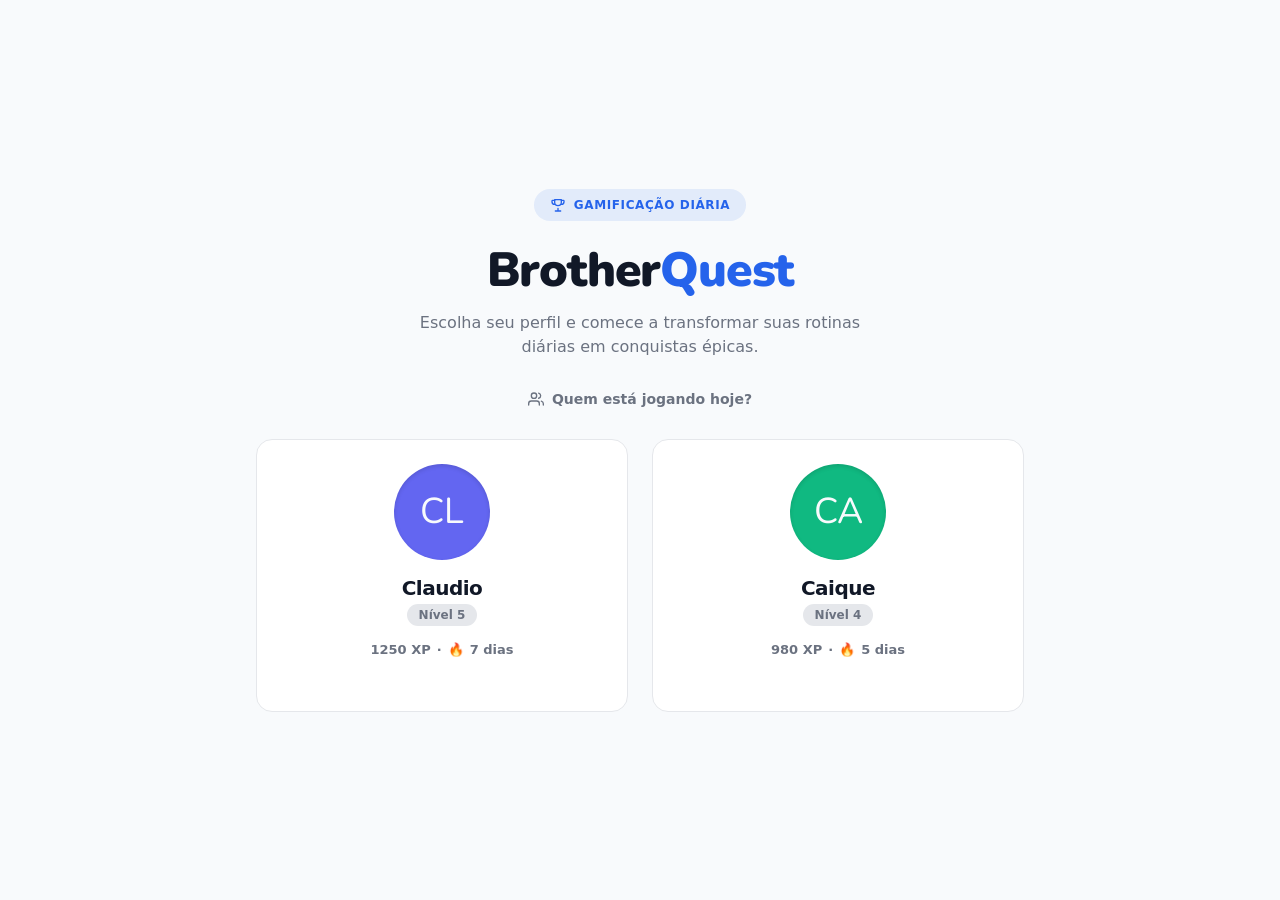
<file: src/index.html>
<!doctype html>
<html lang="pt-BR">
  <head>
    <meta charset="UTF-8" />
    <meta name="viewport" content="width=device-width, initial-scale=1.0" />
    <title>BrotherQuest — Escolher perfil</title>
    <link rel="stylesheet" href="./css/global.css" />
    <link rel="stylesheet" href="./css/components/profile-card.css" />
  </head>
  <body>
    <section class="screen-container flex-center">
      <div class="content-wrapper text-center">
        <div>
          <span class="gamification-tag">
            <svg
              class="icon-blue"
              viewBox="0 0 24 24"
              fill="none"
              stroke="currentColor"
              stroke-width="2"
              stroke-linecap="round"
              stroke-linejoin="round"
            >
              <path d="M8 21h8M12 17v4M7 4h10v4a5 5 0 0 1-10 0V4Z" />
              <path
                d="M17 5h3a1 1 0 0 1 1 1v1a4 4 0 0 1-4 4M7 5H4a1 1 0 0 0-1 1v1a4 4 0 0 0 4 4"
              />
            </svg>
            <span>Gamificação Diária</span>
          </span>

          <h1 class="main-title">
            Brother<span class="text-blue">Quest</span>
          </h1>
          <p class="subtitle">
            Escolha seu perfil e comece a transformar suas rotinas diárias em
            conquistas épicas.
          </p>
        </div>

        <div class="users-indicator">
          <svg
            class="icon-small"
            viewBox="0 0 24 24"
            fill="none"
            stroke="currentColor"
            stroke-width="2"
            stroke-linecap="round"
            stroke-linejoin="round"
          >
            <path d="M17 21v-2a4 4 0 0 0-4-4H5a4 4 0 0 0-4 4v2" />
            <circle cx="9" cy="7" r="4" />
            <path d="M23 21v-2a4 4 0 0 0-3-3.87" />
            <path d="M16 3.13a4 4 0 0 1 0 7.75" />
          </svg>
          <span>Quem está jogando hoje?</span>
        </div>

        <div class="profile-grid" id="profile-grid"></div>
      </div>
    </section>
    <script type="module" src="./js/index.page.js"></script>
  </body>
</html>
</file>
<file: src/css/global.css>
@import url("https://fonts.googleapis.com/css2?family=Nunito:ital,wght@0,200..1000;1,200..1000&display=swap");

/* VARIÁVEIS GLOBAIS */
:root {
  --bg-color: #f8fafc;
  --card-bg: #ffffff;
  --border-color: #e5e7eb;
  --text-main: #111827;
  --text-muted: #6b7280;

  --quest-blue: #2563eb;
  --quest-blue-light: rgba(37, 99, 235, 0.1);

  --color-claudio: #6366f1;
  --color-caique: #10b981;

  --radius: 16px;
  --transition: all 0.2s cubic-bezier(0.4, 0, 0.2, 1);

  --font-display: "Nunito", sans-serif;
}

/* RESET */
* {
  box-sizing: border-box;
  margin: 0;
  padding: 0;
  font-family: ui-sans-serif, system-ui, -apple-system, BlinkMacSystemFont,
    "Segoe UI", Roboto, "Helvetica Neue", Arial, sans-serif;
}

body {
  background-color: var(--bg-color);
  color: var(--text-main);
  min-height: 100vh;
}

/* UTILITÁRIOS */
.hidden {
  display: none !important;
}

.flex-center {
  display: flex;
  align-items: center;
  justify-content: center;
}

.text-center {
  text-align: center;
}

.text-blue {
  font-family: var(--font-display);
  color: var(--quest-blue);
}

.text-white {
  font-family: var(--font-display);
  color: var(--bg-color);
}

/* ESTRUTURA DE TELAS */
.screen-container {
  min-height: 100vh;
  padding: 16px;
}

.content-wrapper {
  width: 100%;
  max-width: 768px;
  display: flex;
  flex-direction: column;
  gap: 32px;
}

/* Tag de destaque superior */
.gamification-tag {
  display: inline-flex;
  align-items: center;
  gap: 8px;
  background-color: var(--quest-blue-light);
  padding: 8px 16px;
  border-radius: 9999px;
  margin-bottom: 16px;
}

.gamification-tag span {
  font-size: 12px;
  font-weight: 800;
  text-transform: uppercase;
  letter-spacing: 0.05em;
  color: var(--quest-blue);
}

.icon-blue {
  width: 16px;
  height: 16px;
  color: var(--quest-blue);
}

.icon-small {
  width: 16px;
  height: 16px;
}

/* Títulos */
.main-title {
  font-family: var(--font-display);
  font-size: 2.5rem;
  font-weight: 900;
  letter-spacing: -0.025em;
  margin-bottom: 8px;
}

@media (min-width: 640px) {
  .main-title {
    font-size: 3rem;
  }
}

.subtitle {
  max-width: 448px;
  margin: 0 auto;
  font-size: 1rem;
  font-weight: 500;
  color: var(--text-muted);
  line-height: 1.5;
}

/* Indicador */
.users-indicator {
  display: flex;
  align-items: center;
  justify-content: center;
  gap: 8px;
  font-size: 14px;
  font-weight: 700;
  color: var(--text-muted);
}
</file>
<file: src/css/components/profile-card.css>
/* COMPONENTE: CARD */
.profile-grid {
  display: grid;
  grid-template-columns: 1fr;
  gap: 24px;
}

@media (min-width: 640px) {
  .profile-grid {
    grid-template-columns: repeat(2, 1fr);
  }
}

.profile-card {
  position: relative;
  display: flex;
  flex-direction: column;
  align-items: center;
  gap: 16px;
  background-color: var(--card-bg);
  border: 1px solid var(--border-color);
  border-radius: var(--radius);
  padding: 24px;
  cursor: pointer;
  width: 100%;
  color: var(--text-main);
  transition: var(--transition);
  outline: none;
}

.profile-card:hover {
  transform: translateY(-4px);
  border-color: var(--quest-blue);
  box-shadow: 0 10px 20px -6px rgba(17, 24, 39, 0.15);
}

.profile-card h3 {
  font-size: 1.25rem;
  font-weight: 700;
  letter-spacing: -0.025em;
}

/* Avatar */
.avatar {
  display: flex;
  width: 96px;
  height: 96px;
  align-items: center;
  justify-content: center;
  border-radius: 50%;
  font-size: 36px;
  box-shadow: inset 0 2px 4px 0 rgba(0, 0, 0, 0.12);
}

.avatar-emoji {
  font-size: 36px;
  line-height: 1;
}

.bg-claudio {
  background-color: var(--color-claudio);
}

.bg-caique {
  background-color: var(--color-caique);
}

/* Badge de nível */
.badge {
  display: inline-block;
  margin-top: 4px;
  background-color: var(--border-color);
  color: var(--text-muted);
  padding: 4px 12px;
  border-radius: 9999px;
  font-size: 12px;
  font-weight: 600;
}

/* Linha de estatísticas (XP / sequência) */
.stat-row {
  display: flex;
  align-items: center;
  justify-content: center;
  gap: 6px;
  font-size: 13px;
  font-weight: 600;
  color: var(--text-muted);
}

.stat-row .flame {
  color: #f59e0b;
}

/* Indicador "Entrar" que aparece no hover */
.hover-indicator {
  display: flex;
  align-items: center;
  gap: 4px;
  font-size: 12px;
  font-weight: 700;
  color: var(--quest-blue);
  opacity: 0;
  transition: opacity 0.2s ease;
}

.profile-card:hover .hover-indicator {
  opacity: 1;
}
</file>
<file: src/css/components/dashboard.css>
/* COMPONENTE: DASHBOARD */

.dashboard-box {
  background-color: var(--card-bg);
  border: 1px solid var(--border-color);
  padding: 40px;
  border-radius: var(--radius);
  max-width: 400px;
  width: 100%;
}

.dashboard-header {
  display: flex;
  align-items: center;
  justify-content: space-between;
  margin-bottom: 24px;
}

.dashboard-title {
  font-size: 1.5rem;
  font-weight: 900;
  margin-bottom: 0;
}

.dashboard-avatar {
  width: 64px;
  height: 64px;
  font-size: 24px;
  margin: 0 auto 16px;
}

.dashboard-stats {
  display: flex;
  flex-direction: column;
  gap: 12px;
  margin-bottom: 32px;
}

.dashboard-stat-item {
  display: flex;
  justify-content: space-between;
  align-items: center;
  background-color: var(--bg-color);
  border: 1px solid var(--border-color);
  border-radius: 10px;
  padding: 10px 14px;
  font-size: 14px;
}

.dashboard-stat-item span:first-child {
  color: var(--text-muted);
  font-weight: 600;
}

.dashboard-stat-item span:last-child {
  font-weight: 800;
}

/* Botão de logout */
.btn-logout {
  background-color: #dc2626;
  color: white;
  font-weight: 700;
  padding: 8px 16px;
  border-radius: 8px;
  border: none;
  cursor: pointer;
  transition: var(--transition);
}

.btn-logout:hover {
  background-color: #b91c1c;
}
</file>
